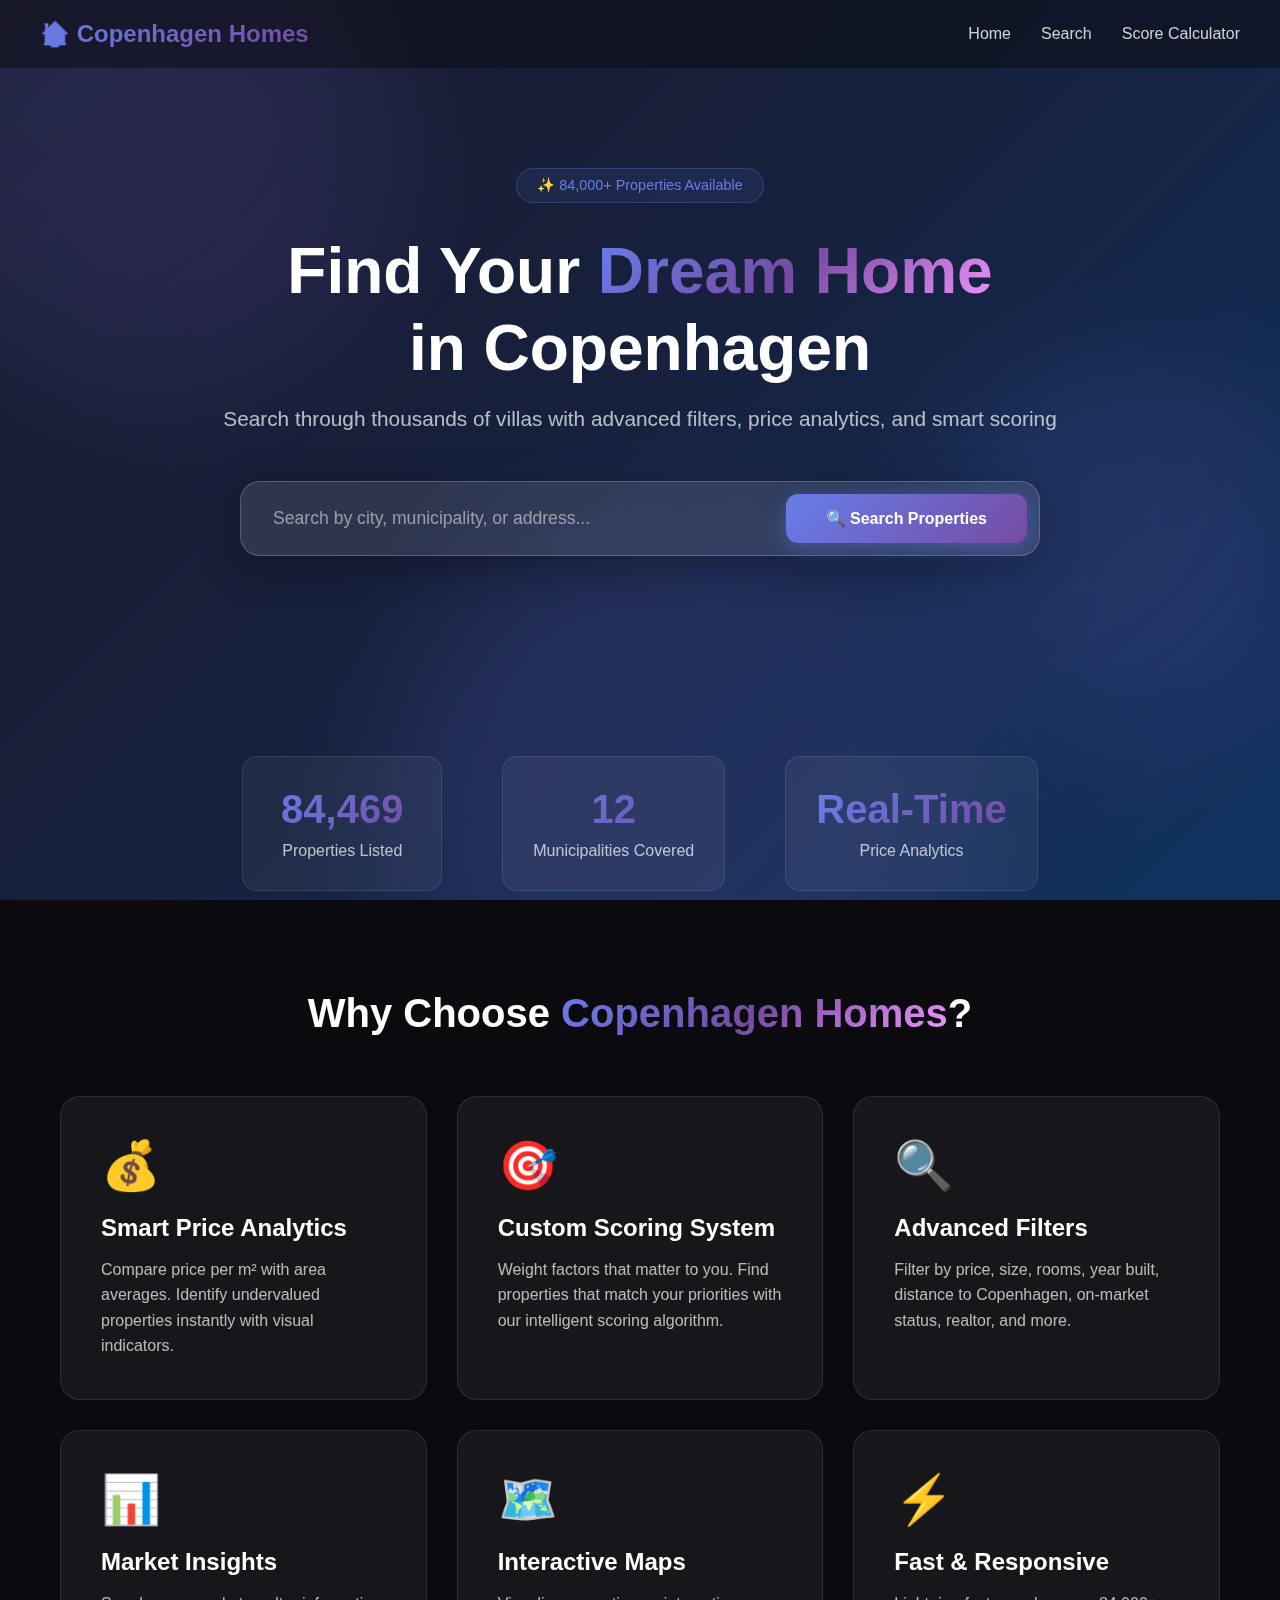
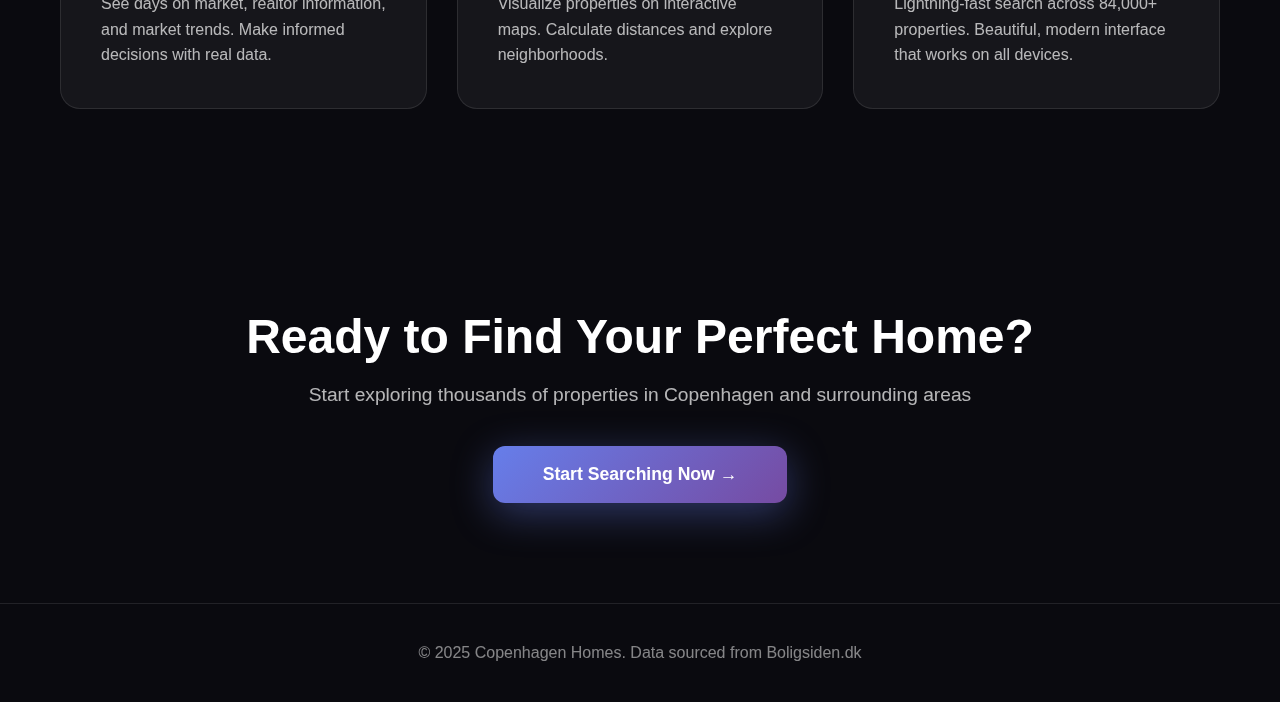
<file: webapp/templates/home.html>
<!DOCTYPE html>
<html lang="da">
<head>
    <meta charset="UTF-8">
    <meta name="viewport" content="width=device-width, initial-scale=1.0">
    <title>Find Your Dream Home in Copenhagen</title>
    <style>
        * {
            margin: 0;
            padding: 0;
            box-sizing: border-box;
        }

        body {
            font-family: -apple-system, BlinkMacSystemFont, 'Segoe UI', Roboto, Oxygen, Ubuntu, Cantarell, sans-serif;
            overflow-x: hidden;
            background: #0a0a0f;
            color: white;
        }

        /* Animated Background */
        .bg-animation {
            position: fixed;
            top: 0;
            left: 0;
            width: 100%;
            height: 100%;
            z-index: 0;
            background: linear-gradient(135deg, #1a1a2e 0%, #16213e 50%, #0f3460 100%);
            overflow: hidden;
        }

        .cloud {
            position: absolute;
            background: linear-gradient(135deg, #667eea 0%, #764ba2 100%);
            border-radius: 50%;
            opacity: 0.15;
            animation: float 20s infinite ease-in-out;
            filter: blur(60px);
        }

        .cloud-1 {
            width: 500px;
            height: 500px;
            top: -100px;
            left: -100px;
            animation-delay: 0s;
        }

        .cloud-2 {
            width: 400px;
            height: 400px;
            top: 40%;
            right: -50px;
            animation-delay: 3s;
        }

        .cloud-3 {
            width: 600px;
            height: 600px;
            bottom: -200px;
            left: 30%;
            animation-delay: 6s;
        }

        @keyframes float {
            0%, 100% {
                transform: translate(0, 0) scale(1);
            }
            33% {
                transform: translate(50px, -50px) scale(1.1);
            }
            66% {
                transform: translate(-30px, 30px) scale(0.9);
            }
        }

        /* Navigation */
        nav {
            position: relative;
            z-index: 100;
            padding: 20px 40px;
            display: flex;
            justify-content: space-between;
            align-items: center;
            background: rgba(10, 10, 15, 0.5);
            backdrop-filter: blur(10px);
        }

        .logo {
            font-size: 1.5em;
            font-weight: 700;
            background: linear-gradient(135deg, #667eea 0%, #764ba2 100%);
            -webkit-background-clip: text;
            -webkit-text-fill-color: transparent;
            background-clip: text;
        }

        .nav-links {
            display: flex;
            gap: 30px;
            list-style: none;
        }

        .nav-links a {
            color: rgba(255, 255, 255, 0.8);
            text-decoration: none;
            transition: color 0.3s;
            font-weight: 500;
        }

        .nav-links a:hover {
            color: #667eea;
        }

        /* Hero Section */
        .hero {
            position: relative;
            z-index: 10;
            text-align: center;
            padding: 100px 20px 60px;
            max-width: 1200px;
            margin: 0 auto;
        }

        .badge {
            display: inline-block;
            padding: 8px 20px;
            border: 1px solid rgba(102, 126, 234, 0.3);
            border-radius: 30px;
            font-size: 0.9em;
            color: #667eea;
            margin-bottom: 30px;
            background: rgba(102, 126, 234, 0.1);
            backdrop-filter: blur(10px);
            animation: fadeInDown 0.8s ease-out;
        }

        .hero h1 {
            font-size: 4em;
            font-weight: 800;
            margin-bottom: 20px;
            line-height: 1.2;
            animation: fadeInUp 1s ease-out;
        }

        .gradient-text {
            background: linear-gradient(135deg, #667eea 0%, #764ba2 50%, #f093fb 100%);
            -webkit-background-clip: text;
            -webkit-text-fill-color: transparent;
            background-clip: text;
        }

        .hero p {
            font-size: 1.3em;
            color: rgba(255, 255, 255, 0.7);
            margin-bottom: 50px;
            animation: fadeInUp 1.2s ease-out;
        }

        @keyframes fadeInUp {
            from {
                opacity: 0;
                transform: translateY(30px);
            }
            to {
                opacity: 1;
                transform: translateY(0);
            }
        }

        @keyframes fadeInDown {
            from {
                opacity: 0;
                transform: translateY(-30px);
            }
            to {
                opacity: 1;
                transform: translateY(0);
            }
        }

        /* Search Box */
        .search-container {
            max-width: 800px;
            margin: 0 auto 60px;
            position: relative;
            z-index: 20;
            animation: fadeInUp 1.4s ease-out;
        }

        .search-box {
            background: rgba(255, 255, 255, 0.1);
            backdrop-filter: blur(20px);
            border: 1px solid rgba(255, 255, 255, 0.2);
            border-radius: 20px;
            padding: 12px;
            display: flex;
            align-items: center;
            gap: 15px;
            transition: all 0.3s ease;
            box-shadow: 0 10px 40px rgba(0, 0, 0, 0.3);
        }

        .search-box:hover {
            border-color: rgba(102, 126, 234, 0.5);
            box-shadow: 0 10px 60px rgba(102, 126, 234, 0.2);
        }

        .search-input {
            flex: 1;
            background: transparent;
            border: none;
            color: white;
            font-size: 1.1em;
            padding: 12px 20px;
            outline: none;
        }

        .search-input::placeholder {
            color: rgba(255, 255, 255, 0.5);
        }

        .search-btn {
            background: linear-gradient(135deg, #667eea 0%, #764ba2 100%);
            border: none;
            color: white;
            padding: 15px 40px;
            border-radius: 12px;
            font-size: 1em;
            font-weight: 600;
            cursor: pointer;
            transition: all 0.3s ease;
            box-shadow: 0 5px 20px rgba(102, 126, 234, 0.4);
        }

        .search-btn:hover {
            transform: translateY(-2px);
            box-shadow: 0 8px 30px rgba(102, 126, 234, 0.6);
        }

        .search-btn:active {
            transform: translateY(0);
        }

        /* Stats Section */
        .stats {
            display: flex;
            justify-content: center;
            gap: 60px;
            margin: 80px auto;
            max-width: 1000px;
            flex-wrap: wrap;
            position: relative;
            z-index: 10;
        }

        .stat-card {
            text-align: center;
            padding: 30px;
            background: rgba(255, 255, 255, 0.05);
            backdrop-filter: blur(10px);
            border: 1px solid rgba(255, 255, 255, 0.1);
            border-radius: 15px;
            min-width: 200px;
            transition: all 0.3s ease;
            animation: fadeInUp 1.6s ease-out;
        }

        .stat-card:hover {
            transform: translateY(-10px);
            border-color: rgba(102, 126, 234, 0.5);
            background: rgba(102, 126, 234, 0.1);
        }

        .stat-number {
            font-size: 2.5em;
            font-weight: 700;
            background: linear-gradient(135deg, #667eea 0%, #764ba2 100%);
            -webkit-background-clip: text;
            -webkit-text-fill-color: transparent;
            background-clip: text;
            margin-bottom: 10px;
        }

        .stat-label {
            color: rgba(255, 255, 255, 0.7);
            font-size: 1em;
        }

        /* Features Section */
        .features {
            max-width: 1200px;
            margin: 100px auto;
            padding: 0 20px;
            position: relative;
            z-index: 10;
        }

        .features h2 {
            text-align: center;
            font-size: 2.5em;
            margin-bottom: 60px;
        }

        .feature-grid {
            display: grid;
            grid-template-columns: repeat(auto-fit, minmax(300px, 1fr));
            gap: 30px;
        }

        .feature-card {
            background: rgba(255, 255, 255, 0.05);
            backdrop-filter: blur(10px);
            border: 1px solid rgba(255, 255, 255, 0.1);
            border-radius: 20px;
            padding: 40px;
            transition: all 0.3s ease;
        }

        .feature-card:hover {
            transform: translateY(-10px);
            border-color: rgba(102, 126, 234, 0.5);
            background: rgba(102, 126, 234, 0.1);
        }

        .feature-icon {
            font-size: 3em;
            margin-bottom: 20px;
        }

        .feature-card h3 {
            font-size: 1.5em;
            margin-bottom: 15px;
        }

        .feature-card p {
            color: rgba(255, 255, 255, 0.7);
            line-height: 1.6;
        }

        /* CTA Section */
        .cta {
            text-align: center;
            padding: 100px 20px;
            position: relative;
            z-index: 10;
        }

        .cta h2 {
            font-size: 3em;
            margin-bottom: 20px;
        }

        .cta p {
            font-size: 1.2em;
            color: rgba(255, 255, 255, 0.7);
            margin-bottom: 40px;
        }

        .cta-btn {
            display: inline-block;
            background: linear-gradient(135deg, #667eea 0%, #764ba2 100%);
            color: white;
            padding: 18px 50px;
            border-radius: 12px;
            text-decoration: none;
            font-size: 1.1em;
            font-weight: 600;
            transition: all 0.3s ease;
            box-shadow: 0 10px 40px rgba(102, 126, 234, 0.4);
        }

        .cta-btn:hover {
            transform: translateY(-3px);
            box-shadow: 0 15px 60px rgba(102, 126, 234, 0.6);
        }

        /* Footer */
        footer {
            text-align: center;
            padding: 40px 20px;
            border-top: 1px solid rgba(255, 255, 255, 0.1);
            color: rgba(255, 255, 255, 0.5);
            position: relative;
            z-index: 10;
        }

        @media (max-width: 768px) {
            .hero h1 {
                font-size: 2.5em;
            }

            .stats {
                gap: 30px;
            }

            .nav-links {
                gap: 15px;
                font-size: 0.9em;
            }
        }
    </style>
</head>
<body>
    <!-- Animated Background -->
    <div class="bg-animation">
        <div class="cloud cloud-1"></div>
        <div class="cloud cloud-2"></div>
        <div class="cloud cloud-3"></div>
    </div>

    <!-- Navigation -->
    <nav>
        <div class="logo">🏠 Copenhagen Homes</div>
        <ul class="nav-links">
            <li><a href="./">Home</a></li>
            <li><a href="./search">Search</a></li>
            <li><a href="./score-calculator">Score Calculator</a></li>
        </ul>
    </nav>

    <!-- Hero Section -->
    <div class="hero">
        <div class="badge">✨ 84,000+ Properties Available</div>
        <h1>Find Your <span class="gradient-text">Dream Home</span><br>in Copenhagen</h1>
        <p>Search through thousands of villas with advanced filters, price analytics, and smart scoring</p>
        
        <!-- Search Box -->
        <div class="search-container">
            <div class="search-box">
                <input type="text" class="search-input" id="quickSearch" placeholder="Search by city, municipality, or address...">
                <button class="search-btn" onclick="goToSearch()">🔍 Search Properties</button>
            </div>
        </div>
    </div>

    <!-- Stats Section -->
    <div class="stats">
        <div class="stat-card">
            <div class="stat-number">84,469</div>
            <div class="stat-label">Properties Listed</div>
        </div>
        <div class="stat-card">
            <div class="stat-number">12</div>
            <div class="stat-label">Municipalities Covered</div>
        </div>
        <div class="stat-card">
            <div class="stat-number">Real-Time</div>
            <div class="stat-label">Price Analytics</div>
        </div>
    </div>

    <!-- Features Section -->
    <div class="features">
        <h2>Why Choose <span class="gradient-text">Copenhagen Homes</span>?</h2>
        <div class="feature-grid">
            <div class="feature-card">
                <div class="feature-icon">💰</div>
                <h3>Smart Price Analytics</h3>
                <p>Compare price per m² with area averages. Identify undervalued properties instantly with visual indicators.</p>
            </div>
            <div class="feature-card">
                <div class="feature-icon">🎯</div>
                <h3>Custom Scoring System</h3>
                <p>Weight factors that matter to you. Find properties that match your priorities with our intelligent scoring algorithm.</p>
            </div>
            <div class="feature-card">
                <div class="feature-icon">🔍</div>
                <h3>Advanced Filters</h3>
                <p>Filter by price, size, rooms, year built, distance to Copenhagen, on-market status, realtor, and more.</p>
            </div>
            <div class="feature-card">
                <div class="feature-icon">📊</div>
                <h3>Market Insights</h3>
                <p>See days on market, realtor information, and market trends. Make informed decisions with real data.</p>
            </div>
            <div class="feature-card">
                <div class="feature-icon">🗺️</div>
                <h3>Interactive Maps</h3>
                <p>Visualize properties on interactive maps. Calculate distances and explore neighborhoods.</p>
            </div>
            <div class="feature-card">
                <div class="feature-icon">⚡</div>
                <h3>Fast & Responsive</h3>
                <p>Lightning-fast search across 84,000+ properties. Beautiful, modern interface that works on all devices.</p>
            </div>
        </div>
    </div>

    <!-- CTA Section -->
    <div class="cta">
        <h2>Ready to Find Your Perfect Home?</h2>
        <p>Start exploring thousands of properties in Copenhagen and surrounding areas</p>
        <a href="/search" class="cta-btn">Start Searching Now →</a>
    </div>

    <!-- Footer -->
    <footer>
        <p>&copy; 2025 Copenhagen Homes. Data sourced from Boligsiden.dk</p>
    </footer>

    <script>
        // Detect base path and fix navigation links for both localhost and production
        // At localhost: window.location.pathname = /housing (or /housing/)
        // At production: Traefik strips /housing, but we're served at /housing/... so relative paths work
        function getBasePath() {
            const path = window.location.pathname;
            // If path includes /housing, return it; otherwise assume root
            if (path.includes('/housing')) {
                return '/housing';
            }
            return '';
        }

        // Fix navigation links on page load
        document.addEventListener('DOMContentLoaded', function() {
            const basePath = getBasePath();
            if (basePath) {
                // Update all navigation links
                document.querySelectorAll('nav a').forEach(link => {
                    const href = link.getAttribute('href');
                    if (href === './' || href === './search' || href === './score-calculator') {
                        // Convert relative paths to absolute paths with basePath
                        const newHref = href.replace('./', basePath + '/');
                        link.setAttribute('href', newHref);
                    }
                });

                // Update CTA button
                const ctaBtn = document.querySelector('.cta-btn');
                if (ctaBtn) {
                    const href = ctaBtn.getAttribute('href');
                    if (href === './search') {
                        ctaBtn.setAttribute('href', basePath + '/search');
                    }
                }
            }
        });

        function goToSearch() {
            const basePath = getBasePath();
            const searchTerm = document.getElementById('quickSearch').value;
            const baseUrl = basePath ? basePath : '';

            if (searchTerm) {
                window.location.href = `${baseUrl}/search?q=${encodeURIComponent(searchTerm)}`;
            } else {
                window.location.href = `${baseUrl}/search`;
            }
        }

        // Allow enter key to search
        document.getElementById('quickSearch').addEventListener('keypress', function(e) {
            if (e.key === 'Enter') {
                goToSearch();
            }
        });
    </script>
</body>
</html>
</file>
